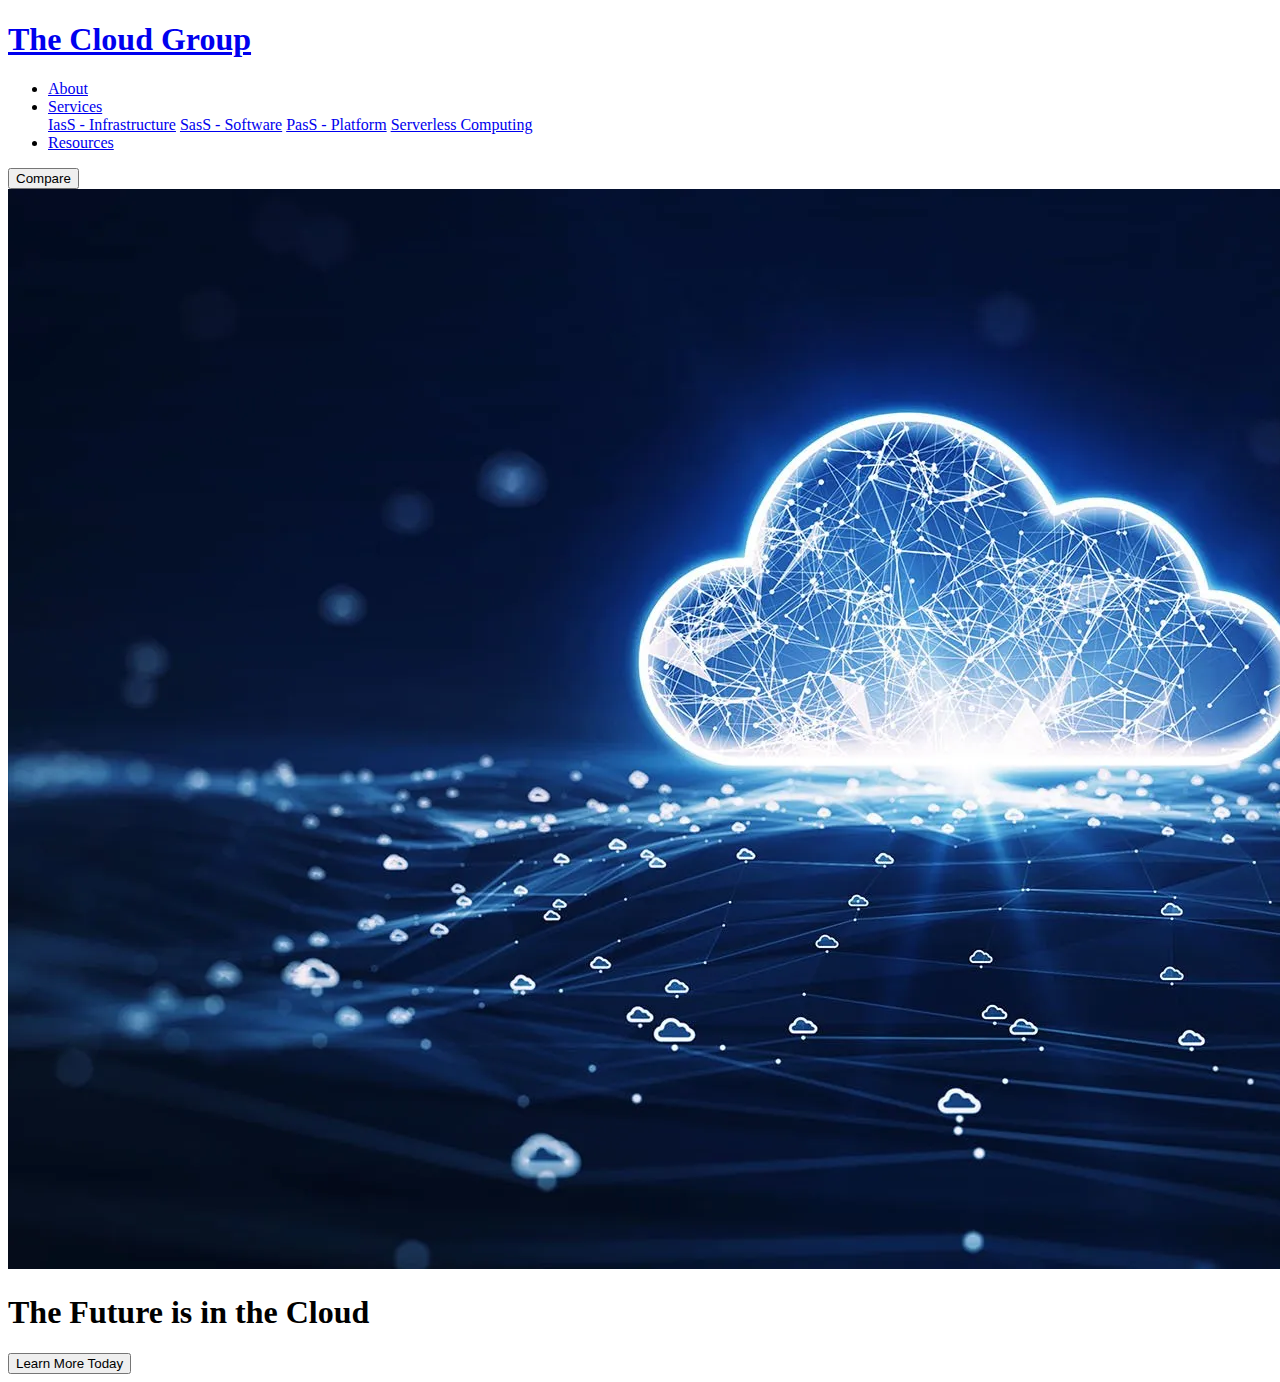
<file: index.html>
<!DOCTYPE html>
<html lang="en">
    <head>
        <meta charset="UTF-8">
        <meta http-equiv="X-UA-Compatible" content="IE=edge">
        <meta name="viewport" content="width=device-width, initial-scale=1.0">
        <title>The Cloud Group - Home</title>
        <link rel="stylesheet" href="https://github.com/ctlaverick/CloudComputingWeb/css/style.css">
    </head>
    <body class="home">
        <header>
            <a href="/index.html"><h1>The Cloud Group</h1></a>
            <nav>
                <ul class="nav_links">
                    <li><a href="/about.html">About</a></li>
                    <li><a href="/services.html">Services</a>
                        <div>
                            <a href="/IaaS.html">IasS - Infrastructure</a>
                            <a href="#">SasS - Software</a>
                            <a href="#">PasS - Platform</a>
                            <a href="#">Serverless Computing</a>
                        <div>
                    </li>
                    <li><a href="#">Resources</a></li>
                </ul>
            </nav>
            <a href="#" class="cta"><button>Compare</button></a>
        </header>
        <main>
            <div class="Home-Grid">
                <img src="/images/CloudComputing.webp" alt="Cloud Computing Image">
                <h1>The Future is in the Cloud</h1>
                <a href="/about.html"><button class="Learn">Learn More Today</button></a>
            </div>
        </main>
    </body>
</html>
</file>
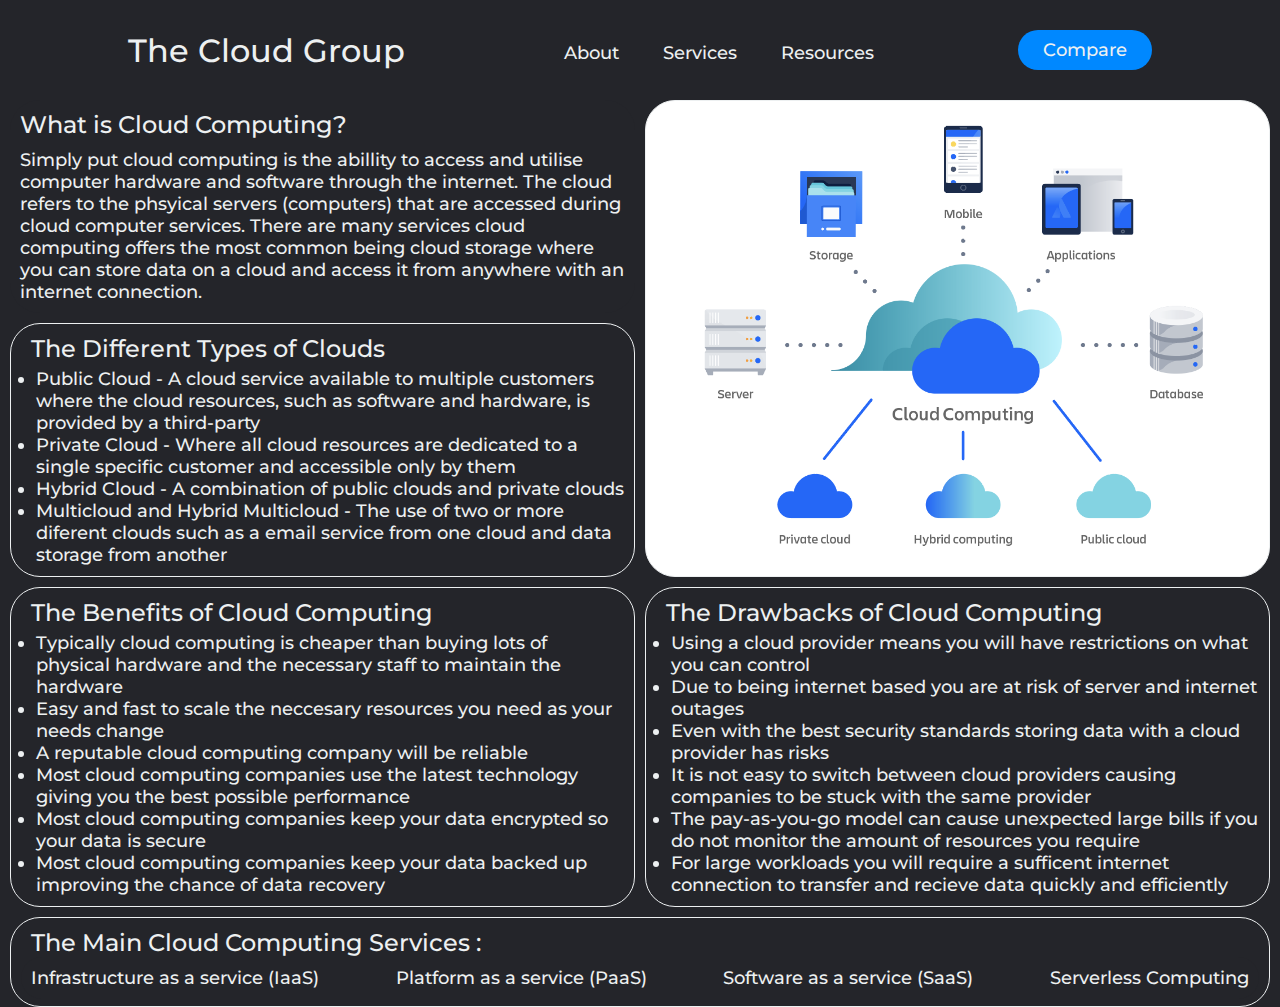
<file: about.html>
<!DOCTYPE html>
<html lang="en">
    <head>
        <meta charset="UTF-8">
        <meta http-equiv="X-UA-Compatible" content="IE=edge">
        <meta name="viewport" content="width=device-width, initial-scale=1.0">
        <title>The Cloud Group - Services</title>
        <link rel="stylesheet" href="/css/style.css">
        <link rel="stylesheet" href="/css/about.css">
    </head>
    <body class="home">
        <header>
            <a href="/home.html"><h1>The Cloud Group</h1></a>
            <nav>
                <ul class="nav_links">
                    <li><a href="/about.html">About</a></li>
                    <li><a href="/services.html">Services</a>
                        <div>
                            <a href="/IaaS.html">IasS - Infrastructure</a>
                            <a href="/SaaS.html">SasS - Software</a>
                            <a href="/PaaS.html">PasS - Platform</a>
                            <a href="/serverless-computing.html">Serverless Computing</a>
                        <div>
                    </li>
                    <li><a href="/resources.html">Resources</a></li>
                </ul>
            </nav>
            <a href="/compare.html" class="cta"><button>Compare</button></a>
        </header>
        <main>
            <div class="what">
                <h1>What is Cloud Computing?</h1>
                <p>Simply put cloud computing is the abillity to access and utilise computer hardware and software through the internet. The cloud refers to the phsyical servers (computers) that are accessed during cloud computer services. There are many services cloud computing offers the most common being cloud storage where you can store data on a cloud and access it from anywhere with an internet connection.</p>
            </div>
            <div class="image">
                <img src="/images/Architecture.png" alt="Cloud Computing Architecture">
            </div>
            <div class="clouds">
                <h1>The Different Types of Clouds</h1>
                <ul>
                    <li>Public Cloud - A cloud service available to multiple customers where the cloud resources, such as software and hardware, is provided by a third-party</li>
                    <li>Private Cloud - Where all cloud resources are dedicated to a single specific customer and accessible only by them</li>
                    <li>Hybrid Cloud - A combination of public clouds and private clouds</li>
                    <li>Multicloud and Hybrid Multicloud - The use of two or more diferent clouds such as a email service from one cloud and data storage from another </li>
                </ul>
            </div>
            <div class="pros">
                <h1>The Benefits of Cloud Computing</h1>
                <ul>
                    <li>Typically cloud computing is cheaper than buying lots of physical hardware and the necessary staff to maintain the hardware</li>
                    <li>Easy and fast to scale the neccesary resources you need as your needs change</li>
                    <li>A reputable cloud computing company will be reliable</li>
                    <li>Most cloud computing companies use the latest technology giving you the best possible performance</li>
                    <li>Most cloud computing companies keep your data encrypted so your data is secure</li>
                    <li>Most cloud computing companies keep your data backed up improving the chance of data recovery</li>
                </ul>
            </div>
            <div class="cons">
                <h1>The Drawbacks of Cloud Computing</h1>
                <ul>
                    <li>Using a cloud provider means you will have restrictions on what you can control</li>
                    <li>Due to being internet based you are at risk of server and internet outages</li>
                    <li>Even with the best security standards storing data with a cloud provider has risks</li>
                    <li>It is not easy to switch between cloud providers causing companies to be stuck with the same provider</li>
                    <li>The pay-as-you-go model can cause unexpected large bills if you do not monitor the amount of resources you require</li>
                    <li>For large workloads you will require a sufficent internet connection to transfer and recieve data quickly and efficiently</li>
                </ul>
            </div>
            <div class="services">
                <h1>The Main Cloud Computing Services :</h1>
                <div>
                    <a href="/IaaS.html">Infrastructure as a service (IaaS)</a>
                    <a href="/PaaS.html">Platform as a service (PaaS)</a>
                    <a href="/SaaS.html">Software as a service (SaaS)</a>
                    <a href="/serverless-computing.html">Serverless Computing </a>
                </div>
            </div>
        </main>
    </body>
</html>
</file>
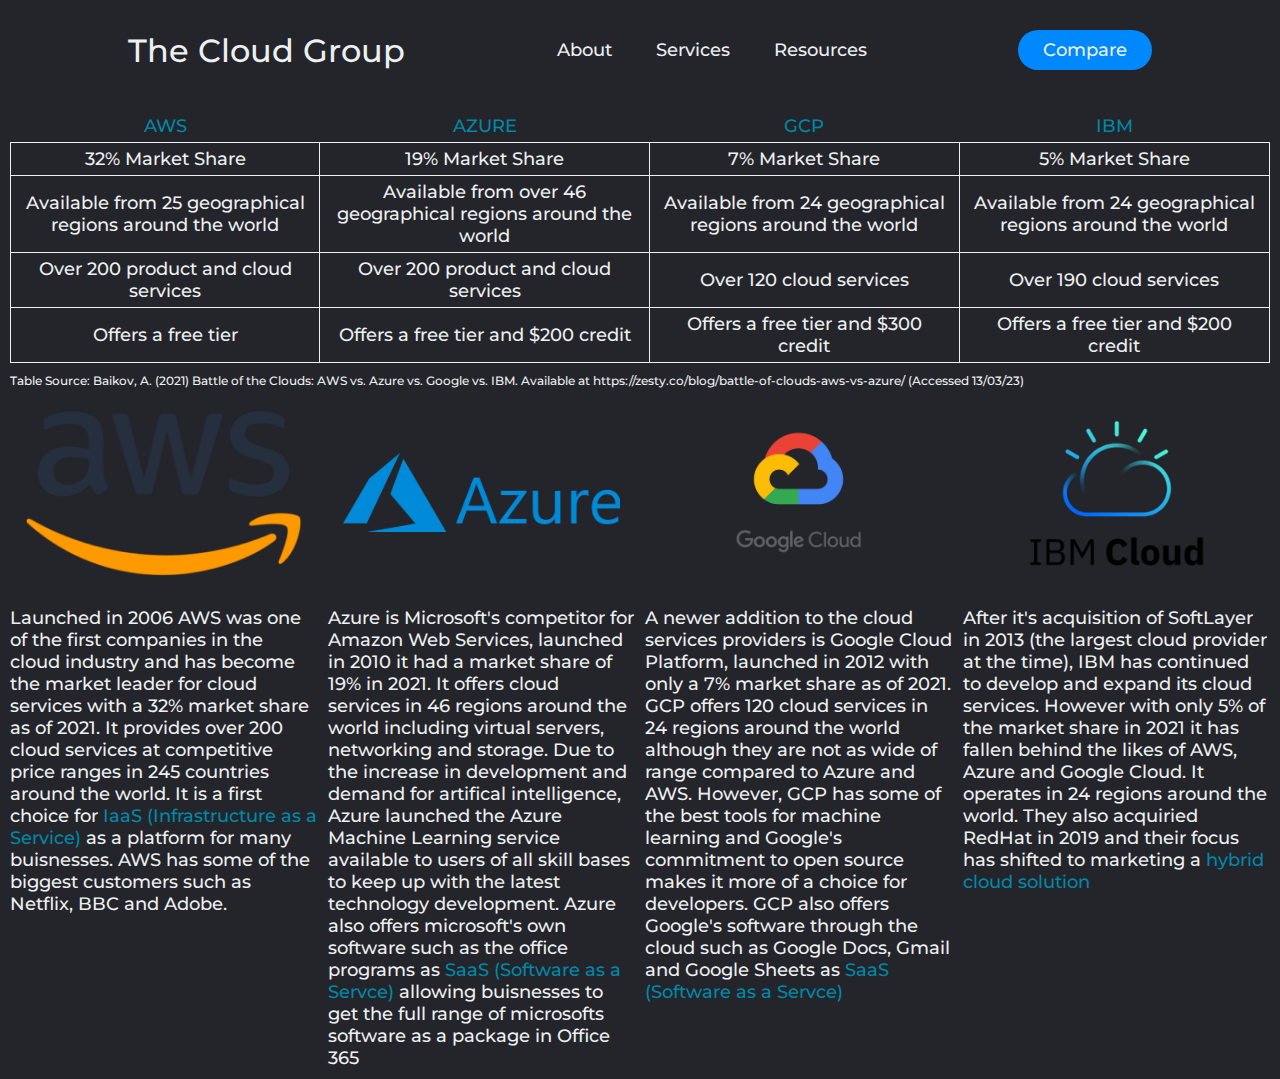
<file: compare.html>
<!DOCTYPE html>
<html lang="en">
    <head>
        <meta charset="UTF-8">
        <meta http-equiv="X-UA-Compatible" content="IE=edge">
        <meta name="viewport" content="width=device-width, initial-scale=1.0">
        <title>The Cloud Group - Compare</title>
        <link rel="stylesheet" href="/css/style.css">
        <link rel="stylesheet" href="/css/compare.css">
    </head>
    <body class="home">
        <header>
            <a href="/home.html"><h1>The Cloud Group</h1></a>
            <nav>
                <ul class="nav_links">
                    <li><a href="/about.html">About</a></li>
                    <li><a href="/services.html">Services</a>
                        <div>
                            <a href="/IaaS.html">IasS - Infrastructure</a>
                            <a href="/SaaS.html">SasS - Software</a>
                            <a href="/PaaS.html">PasS - Platform</a>
                            <a href="/serverless-computing.html">Serverless Computing</a>
                        <div>
                    </li>
                    <li><a href="/resources.html">Resources</a></li>
                </ul>
            </nav>
            <a href="/compare.html" class="cta"><button>Compare</button></a>
        </header>
        <main>
            <div class="table">
                <table>
                    <tr>
                        <th>AWS</th>
                        <th>AZURE</th>
                        <th>GCP</th>
                        <th>IBM</th>
                    </tr>
                    <tr>
                        <td>32% Market Share</td>
                        <td>19% Market Share</td>
                        <td>7% Market Share</td>
                        <td>5% Market Share</td>
                    </tr>
                    <tr>
                        <td>Available from 25 geographical regions around the world</td>
                        <td>Available from over 46 geographical regions around the world</td>
                        <td>Available from 24 geographical regions around the world</td>
                        <td>Available from 24 geographical regions around the world</td>
                    </tr>
                    <tr>
                        <td>Over 200 product and cloud services</td>
                        <td>Over 200 product and cloud services</td>
                        <td>Over 120 cloud services</td>
                        <td>Over 190 cloud services</td>
                    </tr>
                    <tr>
                        <td>Offers a free tier</td>
                        <td>Offers a free tier and $200 credit</td>
                        <td>Offers a free tier and $300 credit</td>
                        <td>Offers a free tier and $200 credit</td>
                    </tr>
                </table>
                <h1 class="source">Table Source: Baikov, A. (2021) Battle of the Clouds: AWS vs. Azure vs. Google vs. IBM. Available at <a href="https://zesty.co/blog/battle-of-clouds-aws-vs-azure/ target=”_blank”">https://zesty.co/blog/battle-of-clouds-aws-vs-azure/</a> (Accessed 13/03/23)</h1>
            </div>
            <div class="aws-logo image">
                <img src="/images/aws-logo.png" alt="Amazon Web Services Logo">
             </div>
             <div class="azure-logo image">
                <img src="/images/azure-logo.png" alt="Microsoft Azure Logo">
             </div>
             <div class="gcp-logo image">
                <img src="/images/gcp-logo.png" alt="Google Cloud Logo">
             </div>
             <div class="ibm-logo image">
                <img src="/images/ibm-logo.webp" alt="IBM Cloud Logo">
             </div>
            <div class="aws container">
                <p>Launched in 2006 AWS was one of the first companies in the cloud industry and has become the market leader for cloud services with a 32% market share as of 2021. It provides over 200 cloud services at competitive price ranges in 245 countries around the world. It is a first choice for <a href="/IaaS.html">IaaS (Infrastructure as a Service)</a> as a platform for many buisnesses. AWS has some of the biggest customers such as Netflix, BBC and Adobe.</p>
            </div>
            <div class="azure container">
                <p>Azure is Microsoft's competitor for Amazon Web Services, launched in 2010 it had a market share of 19% in 2021. It offers cloud services in 46 regions around the world including virtual servers, networking and storage. Due to the increase in development and demand for artifical intelligence, Azure launched the Azure Machine Learning service available to users of all skill bases to keep up with the latest technology development. Azure also offers microsoft's own software such as the office programs as <a href="SaaS.html">SaaS (Software as a Servce)</a> allowing buisnesses to get the full range of microsofts software as a package in Office 365</p>
            </div>
            <div class="gcp container">
                <p>A newer addition to the cloud services providers is Google Cloud Platform, launched in 2012 with only a 7% market share as of 2021. GCP offers 120 cloud services in 24 regions around the world although they are not as wide of range compared to Azure and AWS. However, GCP has some of the best tools for machine learning and Google's commitment to open source makes it more of a choice for developers. GCP also offers Google's software through the cloud such as Google Docs, Gmail and Google Sheets as <a href="SaaS.html">SaaS (Software as a Servce)</a> </p>
            </div>
            <div class="ibm container">
                <p>After it's acquisition of SoftLayer in 2013 (the largest cloud provider at the time), IBM has continued to develop and expand its cloud services. However with only 5% of the market share in 2021 it has fallen behind the likes of AWS, Azure and Google Cloud. It operates in 24 regions around the world. They also acquiried RedHat in 2019 and their focus has shifted to marketing a <a href="about.html#:~:text=The%20Different%20Types,storage%20from%20another">hybrid cloud solution</a></p>
            </div>
        </main>
    </body>
</html>
</file>
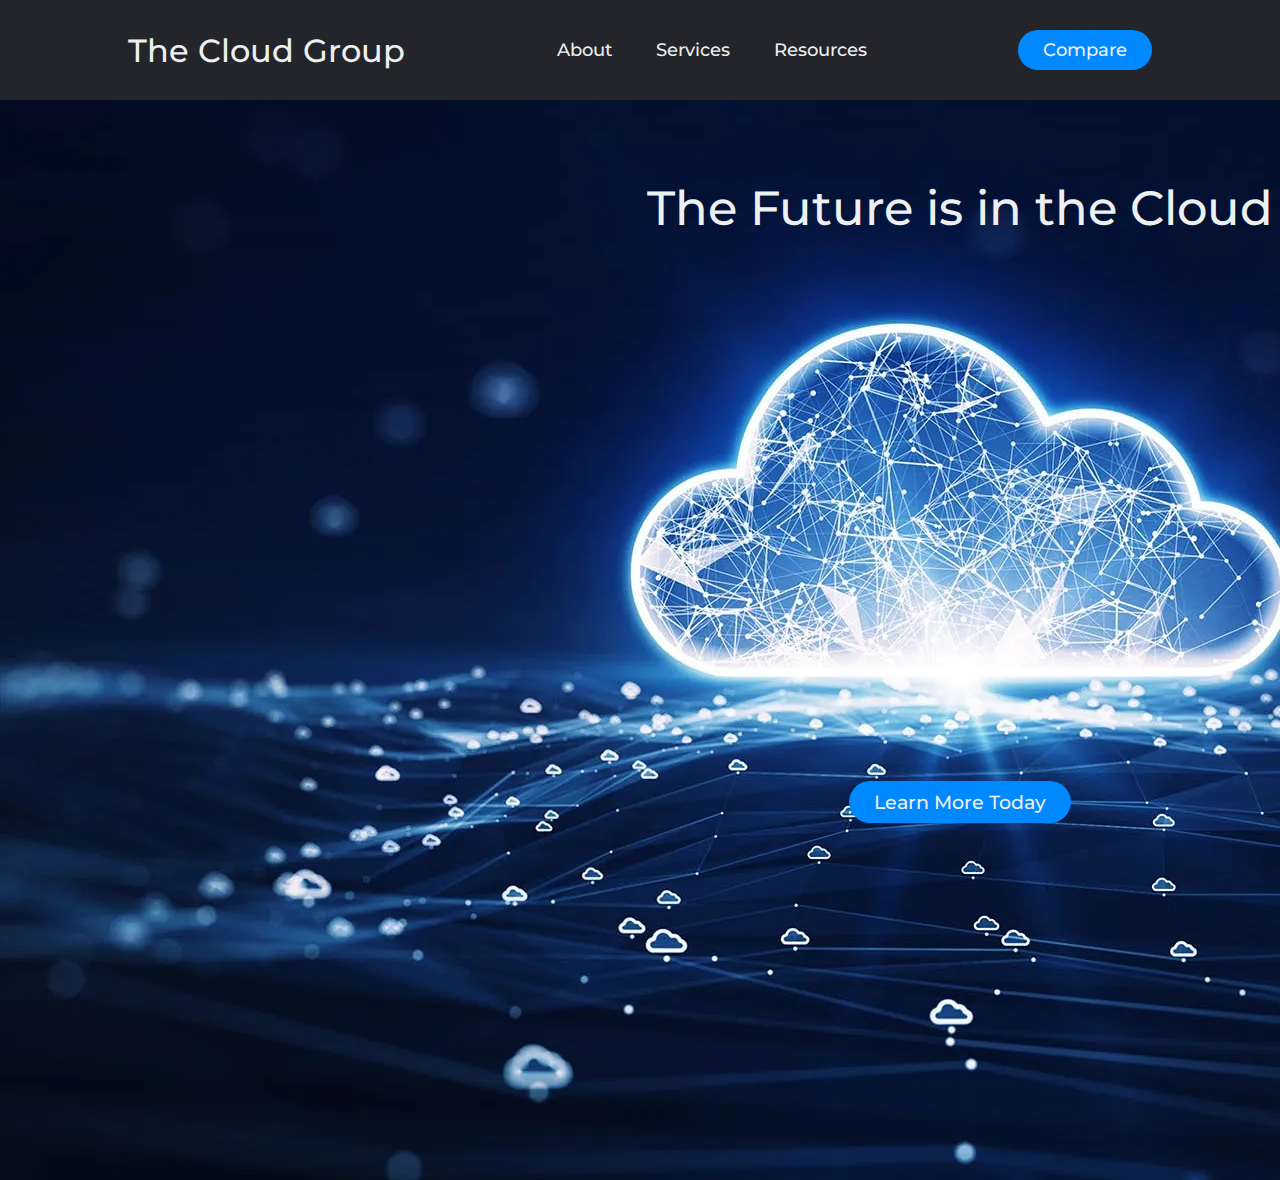
<file: home.html>
<!DOCTYPE html>
<html lang="en">
    <head>
        <meta charset="UTF-8">
        <meta http-equiv="X-UA-Compatible" content="IE=edge">
        <meta name="viewport" content="width=device-width, initial-scale=1.0">
        <title>The Cloud Group - Home</title>
        <link rel="stylesheet" href="/css/style.css">
    </head>
    <body class="home">
        <header>
            <a href="/home.html"><h1>The Cloud Group</h1></a>
            <nav>
                <ul class="nav_links">
                    <li><a href="/about.html">About</a></li>
                    <li><a href="/services.html">Services</a>
                        <div>
                            <a href="/IaaS.html">IasS - Infrastructure</a>
                            <a href="/SaaS.html">SasS - Software</a>
                            <a href="/PaaS.html">PasS - Platform</a>
                            <a href="/serverless-computing.html">Serverless Computing</a>
                        <div>
                    </li>
                    <li><a href="/resources.html">Resources</a></li>
                </ul>
            </nav>
            <a href="/compare.html" class="cta"><button>Compare</button></a>
        </header>
        <main>
            <div class="Home-Grid">
                <img src="/images/CloudComputing.webp" alt="Cloud Computing Image">
                <h1>The Future is in the Cloud</h1>
                <a href="/about.html"><button class="Learn">Learn More Today</button></a>
            </div>
        </main>
    </body>
</html>
</file>
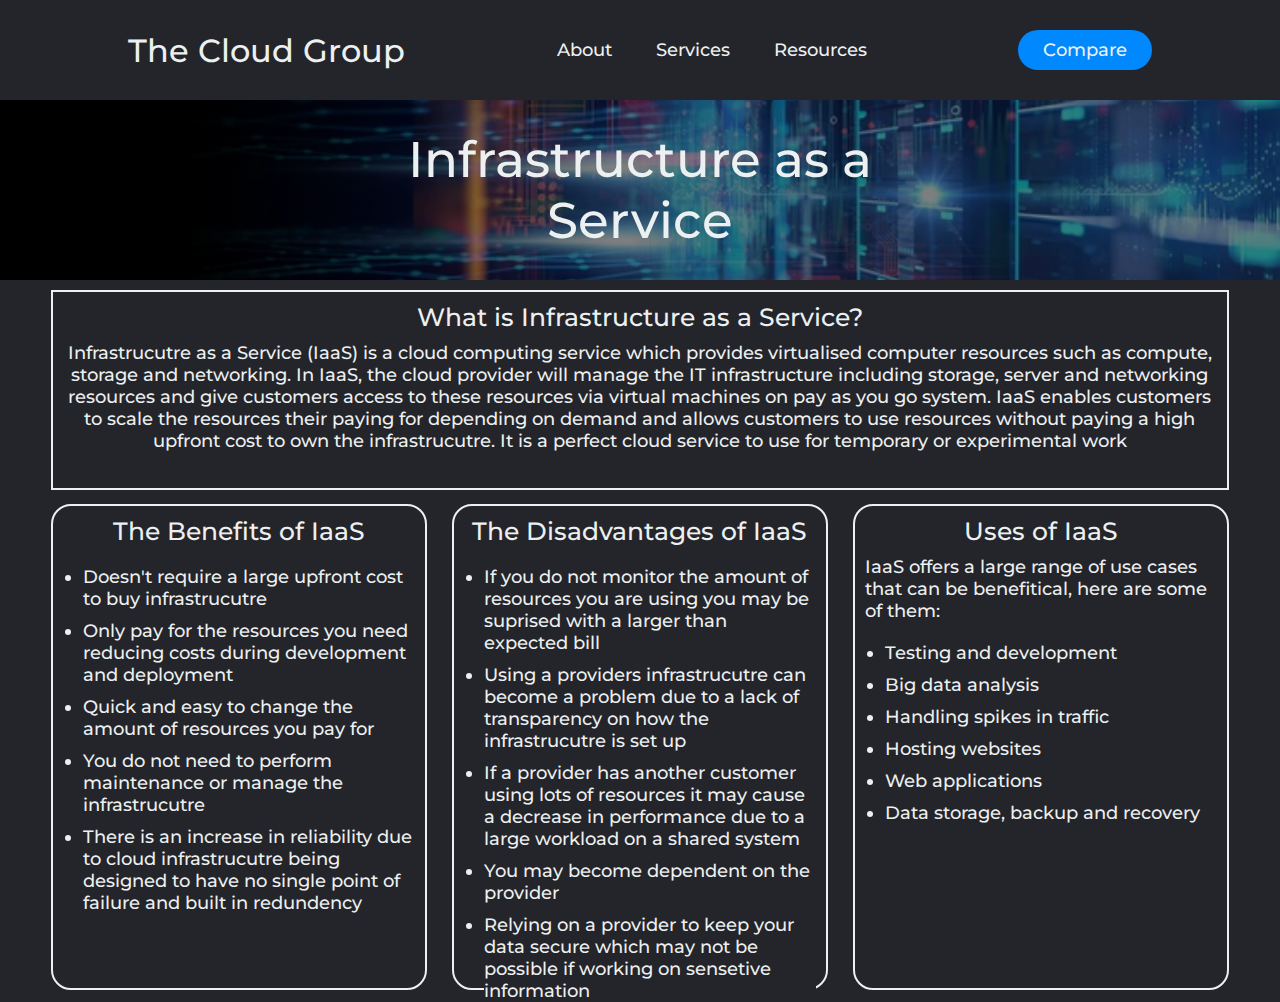
<file: IaaS.html>
<!DOCTYPE html>
<html lang="en">
    <head>
        <meta charset="UTF-8">
        <meta http-equiv="X-UA-Compatible" content="IE=edge">
        <meta name="viewport" content="width=device-width, initial-scale=1.0">
        <title>The Cloud Group - IaaS</title>
        <link rel="stylesheet" href="/css/style.css">
        <link rel="stylesheet" href="/css/Service-Style.css">
    </head>
    <body class="home">
        <header>
            <a href="/home.html"><h1>The Cloud Group</h1></a>
            <nav>
                <ul class="nav_links">
                    <li><a href="/about.html">About</a></li>
                    <li><a href="/services.html">Services</a>
                        <div>
                            <a href="/IaaS.html">IasS - Infrastructure</a>
                            <a href="/SaaS.html">SasS - Software</a>
                            <a href="/PaaS.html">PasS - Platform</a>
                            <a href="/serverless-computing.html">Serverless Computing</a>
                        <div>
                    </li>
                    <li><a href="/resources.html">Resources</a></li>
                </ul>
            </nav>
            <a href="/compare.html" class="cta"><button>Compare</button></a>
        </header>
        <div class="iaas-image">
            <div class="image-text">
                <h1>Infrastructure as a Service</h1>
            </div>
        </div>
        <main>
            <div class="what">
                <h1>What is Infrastructure as a Service?</h1>
                <p>Infrastrucutre as a Service (IaaS) is a cloud computing service which provides virtualised computer resources such as compute, storage and networking. In IaaS, the cloud provider will manage the IT infrastructure including storage, server and networking resources and give customers access to these resources via virtual machines on pay as you go system. IaaS enables customers to scale the resources their paying for depending on demand and allows customers to use resources without paying a high upfront cost to own the infrastrucutre. It is a perfect cloud service to use for temporary or experimental work</p>
            </div>
            <div class="pros">
                <h1>The Benefits of IaaS</h1>
                <ul>
                    <li>Doesn't require a large upfront cost to buy infrastrucutre</li>
                    <li>Only pay for the resources you need reducing costs during development and deployment</li>
                    <li>Quick and easy to change the amount of resources you pay for</li>
                    <li>You do not need to perform maintenance or manage the infrastrucutre</li>
                    <li>There is an increase in reliability due to cloud infrastrucutre being designed to have no single point of failure and built in redundency</li>
                </ul>
            </div>
            <div class="cons">
                <h1>The Disadvantages of IaaS</h1>
                <ul>
                    <li>If you do not monitor the amount of resources you are using you may be suprised with a larger than expected bill</li>
                    <li>Using a providers infrastrucutre can become a problem due to a lack of transparency on how the infrastrucutre is set up</li>
                    <li>If a provider has another customer using lots of resources it may cause a decrease in performance due to a large workload on a shared system</li>
                    <li>You may become dependent on the provider</li>
                    <li>Relying on a provider to keep your data secure which may not be possible if working on sensetive information</li>
                </ul>
            </div>
            <div class="uses">
                <h1>Uses of IaaS</h1>
                <p>IaaS offers a large range of use cases that can be benefitical, here are some of them:</p>
                <ul>
                    <li>Testing and development</li>
                    <li>Big data analysis</li>
                    <li>Handling spikes in traffic</li>
                    <li>Hosting websites</li>
                    <li>Web applications</li>
                    <li>Data storage, backup and recovery</li>
                </ul>
            </div>
        </main>
    </body>
</html>
</file>
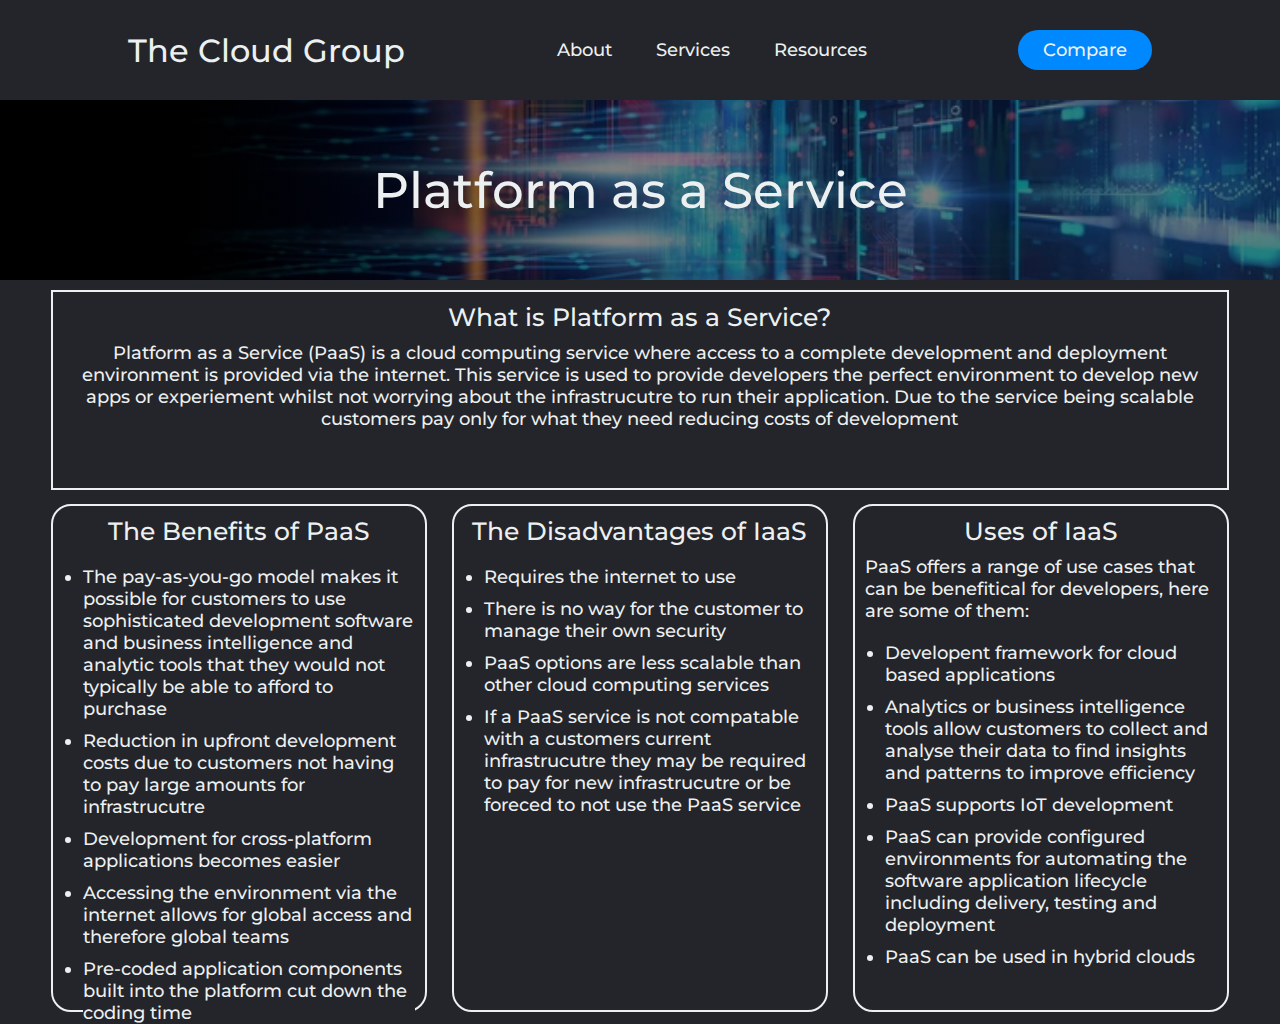
<file: PaaS.html>
<!DOCTYPE html>
<html lang="en">
    <head>
        <meta charset="UTF-8">
        <meta http-equiv="X-UA-Compatible" content="IE=edge">
        <meta name="viewport" content="width=device-width, initial-scale=1.0">
        <title>The Cloud Group - PaaS</title>
        <link rel="stylesheet" href="/css/style.css">
        <link rel="stylesheet" href="/css/Service-Style.css">
    </head>
    <body class="home">
        <header>
            <a href="/home.html"><h1>The Cloud Group</h1></a>
            <nav>
                <ul class="nav_links">
                    <li><a href="/about.html">About</a></li>
                    <li><a href="/services.html">Services</a>
                        <div>
                            <a href="/IaaS.html">IasS - Infrastructure</a>
                            <a href="/SaaS.html">SasS - Software</a>
                            <a href="/PaaS.html">PasS - Platform</a>
                            <a href="/serverless-computing.html">Serverless Computing</a>
                        <div>
                    </li>
                    <li><a href="/resources.html">Resources</a></li>
                </ul>
            </nav>
            <a href="/compare.html" class="cta"><button>Compare</button></a>
        </header>
        <div class="iaas-image">
            <div class="image-text">
                <h1>Platform as a Service</h1>
            </div>
        </div>
        <main>
            <div class="what">
                <h1>What is Platform as a Service?</h1>
                <p>Platform as a Service (PaaS) is a cloud computing service where access to a complete development and deployment environment is provided via the internet. This service is used to provide developers the perfect environment to develop new apps or experiement whilst not worrying about the infrastrucutre to run their application. Due to the service being scalable customers pay only for what they need reducing costs of development</p>
            </div>
            <div class="pros">
                <h1>The Benefits of PaaS</h1>
                <ul>
                    <li>The pay-as-you-go model makes it possible for customers to use sophisticated development software and business intelligence and analytic tools that they would not typically be able to afford to purchase</li>
                    <li>Reduction in upfront development costs due to customers not having to pay large amounts for infrastrucutre</li>
                    <li>Development for cross-platform applications becomes easier</li>
                    <li>Accessing the environment via the internet allows for global access and therefore global teams</li>
                    <li>Pre-coded application components built into the platform cut down the coding time</li>
                </ul>
            </div>
            <div class="cons">
                <h1>The Disadvantages of IaaS</h1>
                <ul>
                    <li>Requires the internet to use</li>
                    <li>There is no way for the customer to manage their own security</li>
                    <li>PaaS options are less scalable than other cloud computing services</li>
                    <li>If a PaaS service is not compatable with a customers current infrastrucutre they may be required to pay for new infrastrucutre or be foreced to not use the PaaS service </li>
                </ul>
            </div>
            <div class="uses">
                <h1>Uses of IaaS</h1>
                <p>PaaS offers a range of use cases that can be benefitical for developers, here are some of them:</p>
                <ul>
                    <li>Developent framework for cloud based applications</li>
                    <li>Analytics or business intelligence tools allow customers to collect and analyse their data to find insights and patterns to improve efficiency</li>
                    <li>PaaS supports IoT development</li>
                    <li>PaaS can provide configured environments for automating the software application lifecycle including delivery, testing and deployment</li>
                    <li>PaaS can be used in hybrid clouds</li>
                </ul>
            </div>
        </main>
    </body>
</html>
</file>
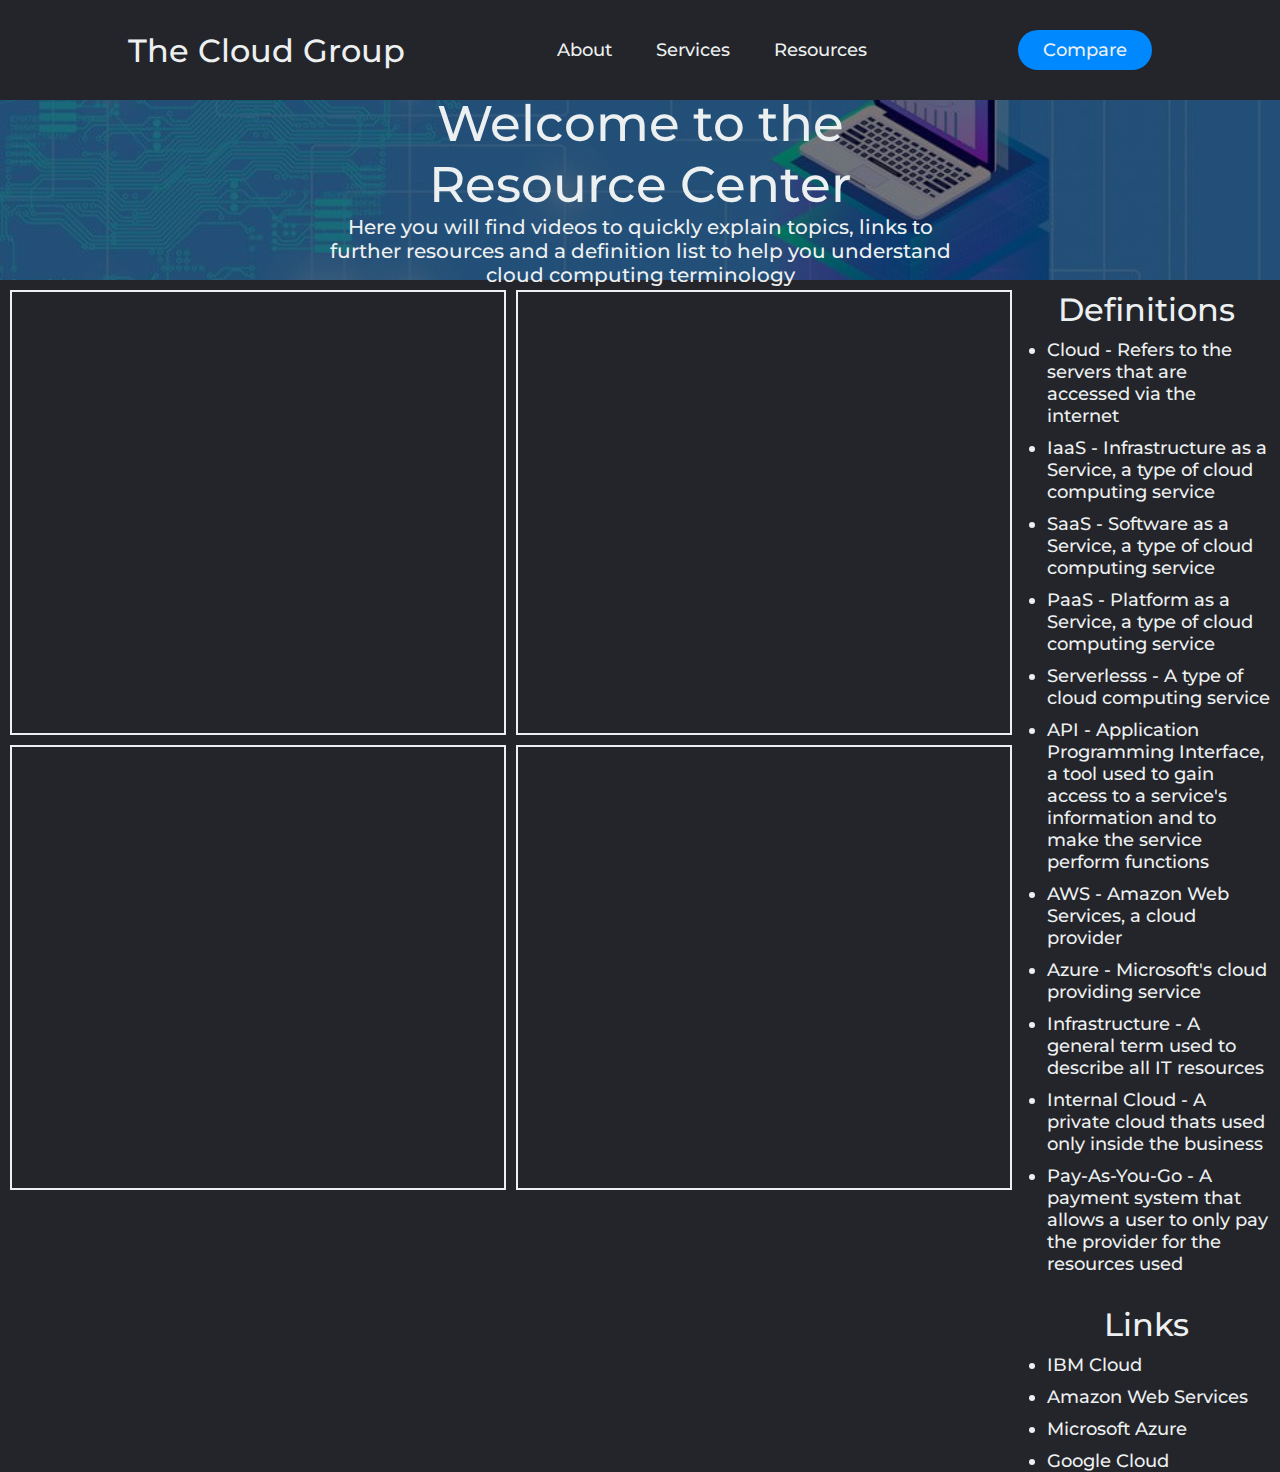
<file: resources.html>
<!DOCTYPE html>
<html lang="en">
    <head>
        <meta charset="UTF-8">
        <meta http-equiv="X-UA-Compatible" content="IE=edge">
        <meta name="viewport" content="width=device-width, initial-scale=1.0">
        <title>The Cloud Group - Resources</title>
        <link rel="stylesheet" href="/css/style.css">
        <link rel="stylesheet" href="/css/resources.css">
    </head>
    <body class="Resource-Page">
        <header>
            <a href="/home.html"><h1>The Cloud Group</h1></a>
            <nav>
                <ul class="nav_links">
                    <li><a href="/about.html">About</a></li>
                    <li><a href="/services.html">Services</a>
                        <div>
                            <a href="/IaaS.html">IasS - Infrastructure</a>
                            <a href="/SaaS.html">SasS - Software</a>
                            <a href="/PaaS.html">PasS - Platform</a>
                            <a href="/serverless-computing.html">Serverless Computing</a>
                        <div>
                    </li>
                    <li><a href="/resources.html">Resources</a></li>
                </ul>
            </nav>
            <a href="/compare.html" class="cta"><button>Compare</button></a>
        </header>
        <div class="resource-image">
            <div class="image-text">
                <h1>Welcome to the Resource Center</h1>
                <h2>Here you will find videos  to quickly explain topics, links to further resources and a definition list to help you understand cloud computing terminology</h2>
            </div>
        </div>
        <main>
            
            <div class="Cloud Explained">
                <!-- <h1>Cloud Computing Explained in 6 Minutes by Simplilearn</h1> -->
                <iframe src="https://www.youtube.com/embed/M988_fsOSWo" frameborder="0" alt="Cloud Computing Explained in 6 Minutes by Simplilearn"></iframe>
            </div>
            <div class="Services Explained">
                <!-- <h1>IaaS, PaaS and SaaS Explained by Simplilearn</h1> -->
                <iframe src="https://www.youtube.com/embed/boY2i6qhPr8" frameborder="0" alt="IaaS, PaaS and SaaS Explained by Simplilearn"></iframe>
            </div>
            <div class="Serverless-video Explained">
                <!-- <h1>Serverless Explained by IBM Cloud</h1> -->
                <iframe src="https://www.youtube.com/embed/vxJobGtqKVM" frameborder="0" alt="Serverless Explained by IBM Cloud"></iframe>
            </div>
            <div class="TQ Explained">
                <iframe src="https://www.youtube.com/embed/dsKIpLKo8AE" frameborder="0" alt="Serverless Explained by IBM Cloud"></iframe>
            </div>
            <div class="Definitions">
                <h1>Definitions</h1>
                <ul>
                    <li>Cloud - Refers to the servers that are accessed via the internet </li>
                    <li>IaaS - Infrastructure as a Service, a type of cloud computing service</li>
                    <li>SaaS - Software as a Service, a type of cloud computing service</li>
                    <li>PaaS - Platform as a Service, a type of cloud computing service</li>
                    <li>Serverlesss - A type of cloud computing service</li>
                    <li>API - Application Programming Interface, a tool used to gain access to a service's information and to make the service perform functions</li>
                    <li>AWS - Amazon Web Services, a cloud provider </li>
                    <li>Azure - Microsoft's cloud providing service </li>
                    <li>Infrastructure - A general term used to describe all IT resources</li>
                    <li>Internal Cloud - A private cloud thats used only inside the business</li>
                    <li>Pay-As-You-Go - A payment system that allows a user to only pay the provider for the resources used</li>
                </ul>
                    <h1 class="Links">Links</h1>
                <ul>
                    <li><a href="https://www.ibm.com/cloud" target=”_blank” >IBM Cloud</a></li>
                    <li><a href="https://aws.amazon.com/" target=”_blank” >Amazon Web Services</a></li>
                    <li><a href="https://azure.microsoft.com/en-gb" target=”_blank” >Microsoft Azure</a></li>
                    <li><a href="https://cloud.google.com/" target=”_blank” >Google Cloud</a></li>
                </ul>
            </div>
        </main>
    </body>
</html>
</file>
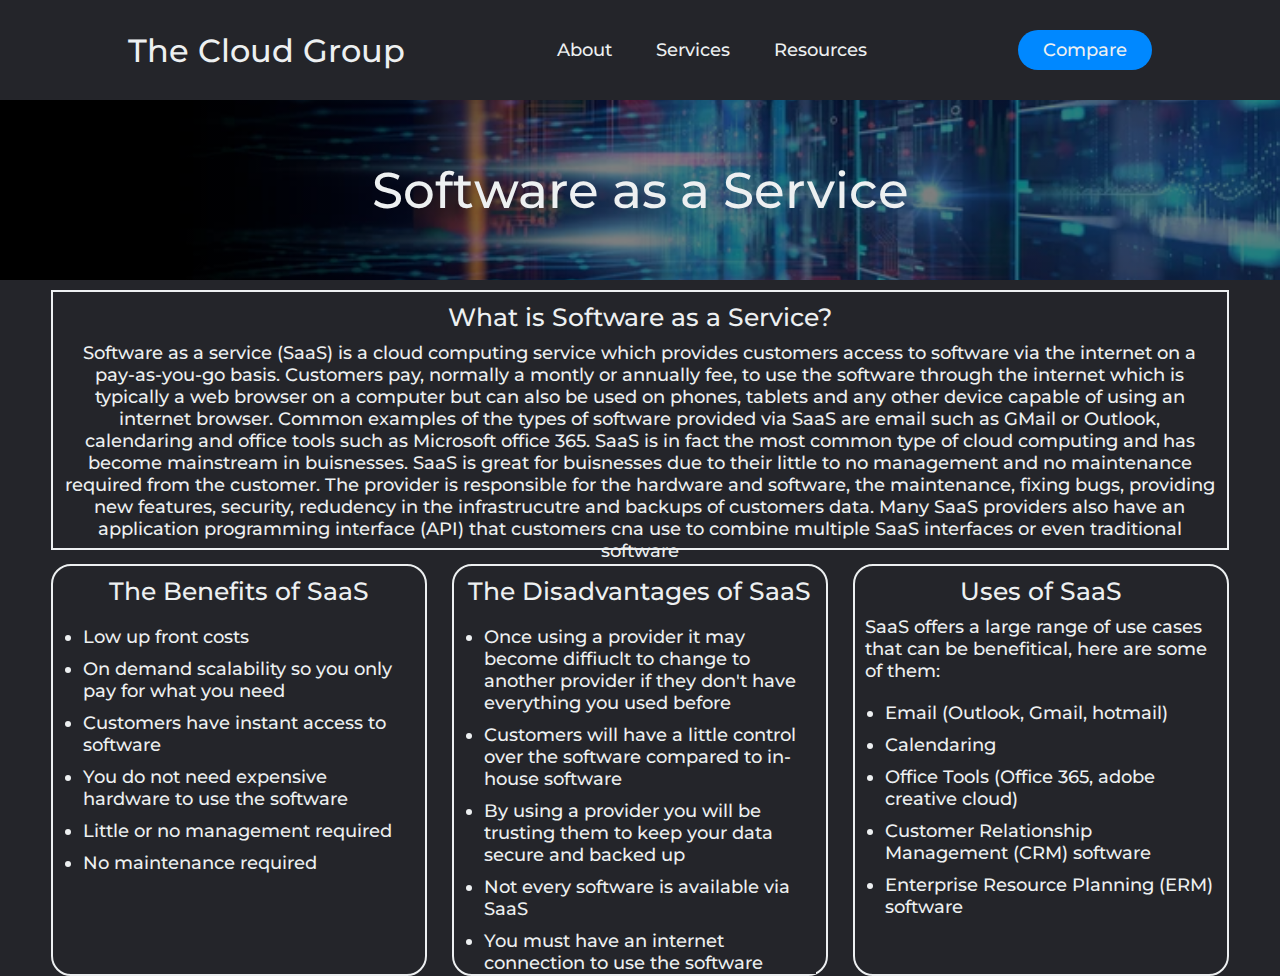
<file: SaaS.html>
<!DOCTYPE html>
<html lang="en">
    <head>
        <meta charset="UTF-8">
        <meta http-equiv="X-UA-Compatible" content="IE=edge">
        <meta name="viewport" content="width=device-width, initial-scale=1.0">
        <title>The Cloud Group - PaaS</title>
        <link rel="stylesheet" href="/css/style.css">
        <link rel="stylesheet" href="/css/Service-Style.css">
    </head>
    <body class="home">
        <header>
            <a href="/home.html"><h1>The Cloud Group</h1></a>
            <nav>
                <ul class="nav_links">
                    <li><a href="/about.html">About</a></li>
                    <li><a href="/services.html">Services</a>
                        <div>
                            <a href="/IaaS.html">IasS - Infrastructure</a>
                            <a href="/SaaS.html">SasS - Software</a>
                            <a href="/PaaS.html">PasS - Platform</a>
                            <a href="/serverless-computing.html">Serverless Computing</a>
                        <div>
                    </li>
                    <li><a href="/resources.html">Resources</a></li>
                </ul>
            </nav>
            <a href="/compare.html" class="cta"><button>Compare</button></a>
        </header>
        <div class="iaas-image">
            <div class="image-text">
                <h1>Software as a Service</h1>
            </div>
        </div>
        <main>
            <div class="what">
                <h1>What is Software as a Service?</h1>
                <p>Software as a service (SaaS) is a cloud computing service which provides customers access to software via the internet on a pay-as-you-go basis. Customers pay, normally a montly or annually fee, to use the software through the internet which is typically a web browser on a computer but can also be used on phones, tablets and any other device capable of using an internet browser. Common examples of the types of software provided via SaaS are email such as GMail or Outlook, calendaring and office tools such as Microsoft office 365. SaaS is in fact the most common type of cloud computing and has become mainstream in buisnesses. SaaS is great for buisnesses due to their little to no management and no maintenance required from the customer. The provider is responsible for the hardware and software, the maintenance, fixing bugs, providing new features, security, redudency in the infrastrucutre and backups of customers data. Many SaaS providers also have an application programming interface (API) that customers cna use to combine multiple SaaS interfaces or even traditional software</p>
            </div>
            <div class="pros">
                <h1>The Benefits of SaaS</h1>
                <ul>
                    <li>Low up front costs</li>
                    <li>On demand scalability so you only pay for what you need</li>
                    <li>Customers have instant access to software</li>
                    <li>You do not need expensive hardware to use the software</li>
                    <li>Little or no management required</li>
                    <li>No maintenance required</li>
                </ul>
            </div>
            <div class="cons">
                <h1>The Disadvantages of SaaS</h1>
                <ul>
                    <li>Once using a provider it may become diffiuclt to change to another provider if they don't have everything you used before</li>
                    <li>Customers will have a little control over the software compared to in-house software</li>
                    <li>By using a provider you will be trusting them to keep your data secure and backed up</li>
                    <li>Not every software is available via SaaS</li>
                    <li>You must have an internet connection to use the software</li>
                </ul>
            </div>
            <div class="uses">
                <h1>Uses of SaaS</h1>
                <p>SaaS offers a large range of use cases that can be benefitical, here are some of them:</p>
                <ul>
                    <li>Email (Outlook, Gmail, hotmail)</li>
                    <li>Calendaring</li>
                    <li>Office Tools (Office 365, adobe creative cloud)</li>
                    <li>Customer Relationship Management (CRM) software</li>
                    <li>Enterprise Resource Planning (ERM) software</li>
                </ul>
            </div>
        </main>
    </body>
</html>
</file>
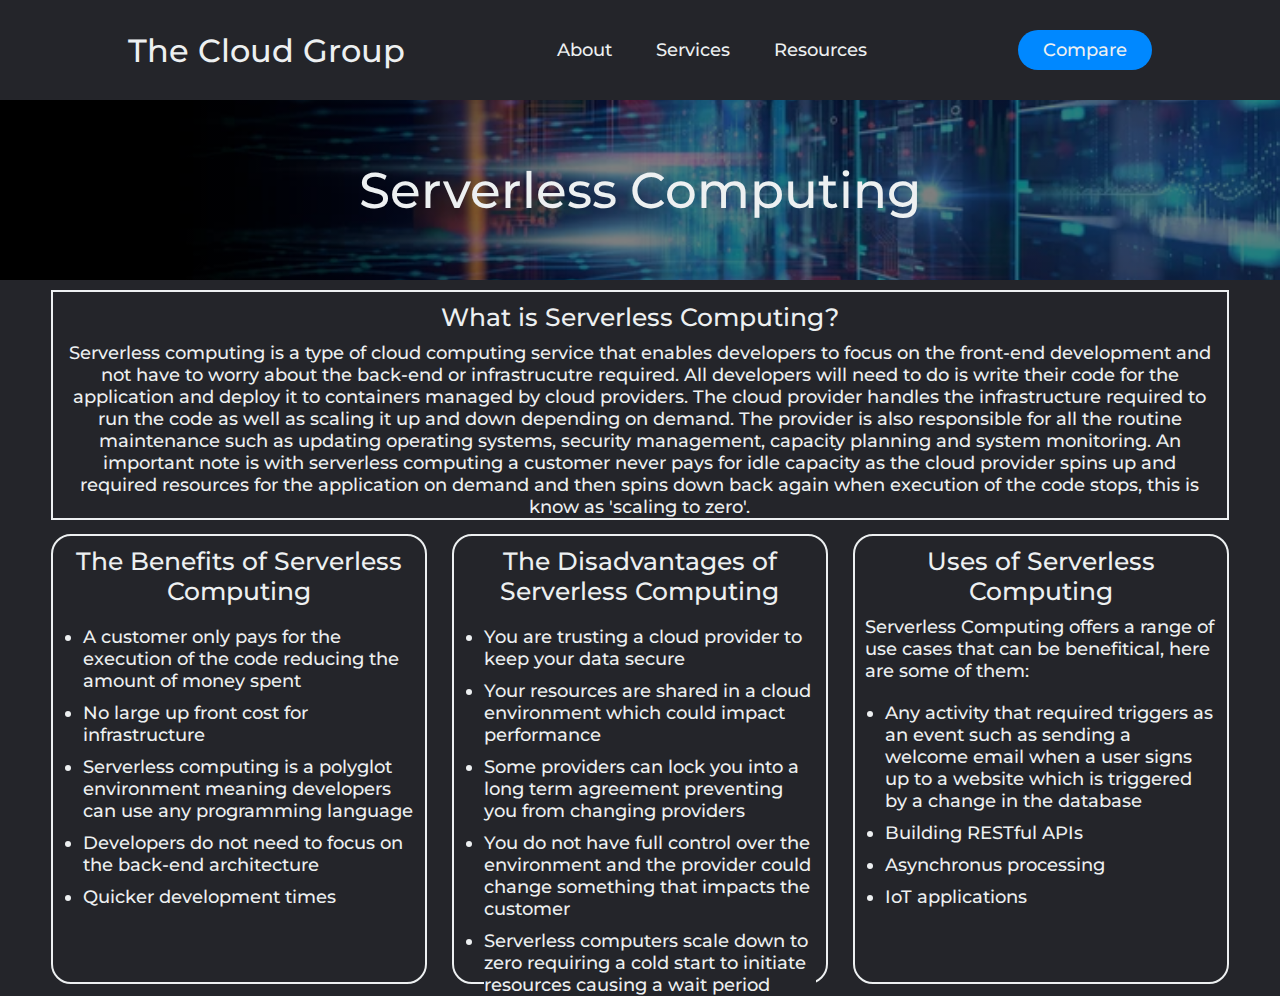
<file: serverless-computing.html>
<!DOCTYPE html>
<html lang="en">
    <head>
        <meta charset="UTF-8">
        <meta http-equiv="X-UA-Compatible" content="IE=edge">
        <meta name="viewport" content="width=device-width, initial-scale=1.0">
        <title>The Cloud Group - Serverless Computing</title>
        <link rel="stylesheet" href="/css/style.css">
        <link rel="stylesheet" href="/css/Service-Style.css">
    </head>
    <body class="home">
        <header>
            <a href="/home.html"><h1>The Cloud Group</h1></a>
            <nav>
                <ul class="nav_links">
                    <li><a href="/about.html">About</a></li>
                    <li><a href="/services.html">Services</a>
                        <div>
                            <a href="/IaaS.html">IasS - Infrastructure</a>
                            <a href="/SaaS.html">SasS - Software</a>
                            <a href="/PaaS.html">PasS - Platform</a>
                            <a href="/serverless-computing.html">Serverless Computing</a>
                        <div>
                    </li>
                    <li><a href="/resources.html">Resources</a></li>
                </ul>
            </nav>
            <a href="/compare.html" class="cta"><button>Compare</button></a>
        </header>
        <div class="iaas-image">
            <div class="image-text">
                <h1>Serverless Computing</h1>
            </div>
        </div>
        <main>
            <div class="what">
                <h1>What is Serverless Computing?</h1>
                <p>Serverless computing is a type of cloud computing service that enables developers to focus on the front-end development and not have to worry about the back-end or infrastrucutre required. All developers will need to do is write their code for the application and deploy it to containers managed by cloud providers. The cloud provider handles the infrastructure required to run the code as well as scaling it up and down depending on demand. The provider is also responsible for all the routine maintenance such as updating operating systems, security management, capacity planning and system monitoring. An important note is with serverless computing a customer never pays for idle capacity as the cloud provider spins up and required resources for the application on demand and then spins down back again when execution of the code stops, this is know as 'scaling to zero'.</p>
            </div>
            <div class="pros">
                <h1>The Benefits of Serverless Computing</h1>
                <ul>
                    <li>A customer only pays for the execution of the code reducing the amount of money spent</li>
                    <li>No large up front cost for infrastructure</li>
                    <li>Serverless computing is a polyglot environment meaning developers can use any programming language</li>
                    <li>Developers do not need to focus on the back-end architecture</li>
                    <li>Quicker development times</li>
                </ul>
            </div>
            <div class="cons">
                <h1>The Disadvantages of Serverless Computing</h1>
                <ul>
                    <li>You are trusting a cloud provider to keep your data secure</li>
                    <li>Your resources are shared in a cloud environment which could impact performance</li>
                    <li>Some providers can lock you into a long term agreement preventing you from changing providers</li>
                    <li>You do not have full control over the environment and the provider could change something that impacts the customer</li>
                    <li>Serverless computers scale down to zero requiring a cold start to initiate resources causing a wait period</li>
                </ul>
            </div>
            <div class="uses">
                <h1>Uses of Serverless Computing</h1>
                <p>Serverless Computing offers a range of use cases that can be benefitical, here are some of them:</p>
                <ul>
                    <li>Any activity that required triggers as an event such as sending a welcome email when a user signs up to a website which is triggered by a change in the database</li>
                    <li>Building RESTful APIs</li>
                    <li>Asynchronus processing</li>
                    <li>IoT applications</li>
                </ul>
            </div>
        </main>
    </body>
</html>
</file>
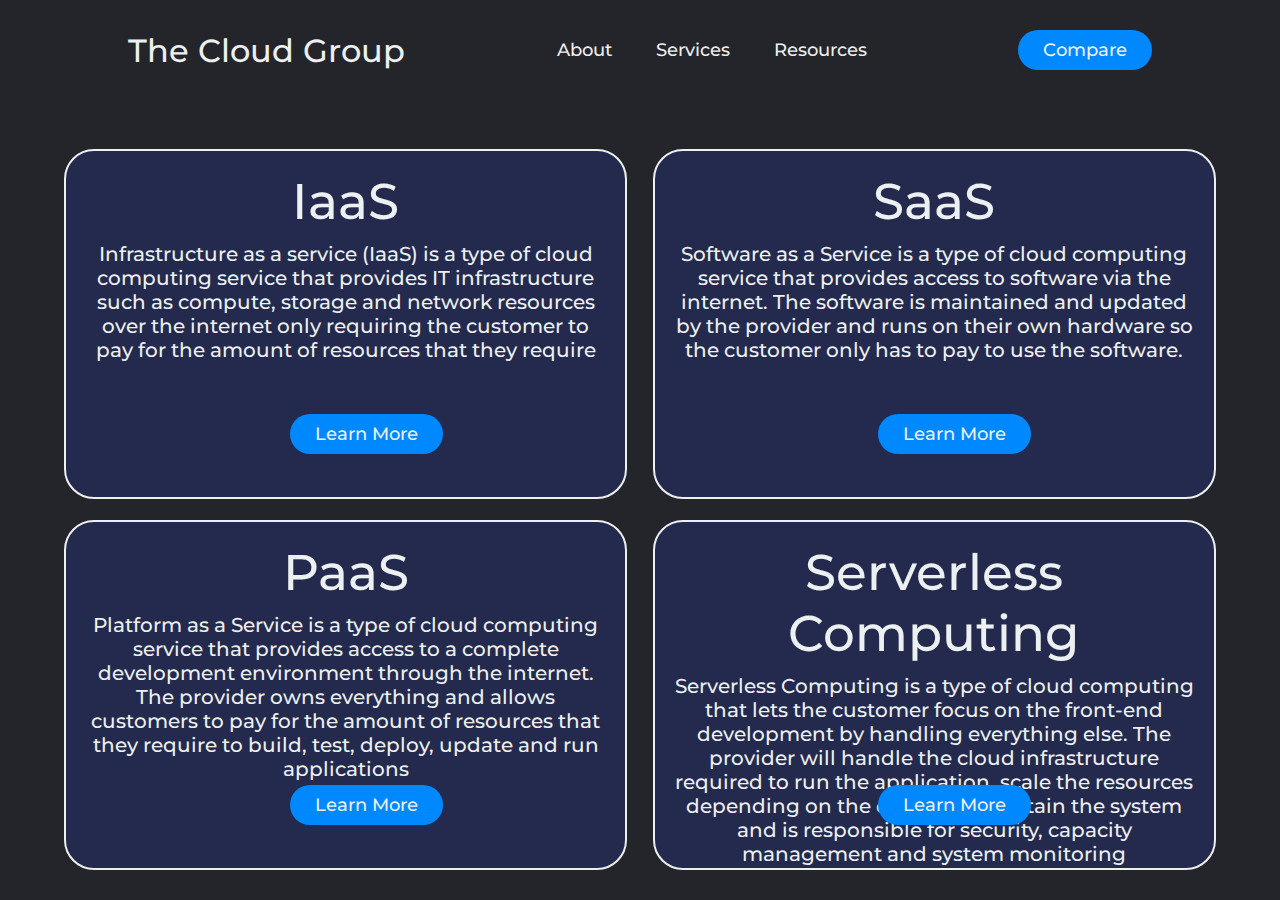
<file: services.html>
<!DOCTYPE html>
<html lang="en">
    <head>
        <meta charset="UTF-8">
        <meta http-equiv="X-UA-Compatible" content="IE=edge">
        <meta name="viewport" content="width=device-width, initial-scale=1.0">
        <title>The Cloud Group - Services</title>
        <link rel="stylesheet" href="/css/style.css">
        <link rel="stylesheet" href="/css/services.css">
    </head>
    <body class="home">
        <header>
            <a href="/home.html"><h1>The Cloud Group</h1></a>
            <nav>
                <ul class="nav_links">
                    <li><a href="/about.html">About</a></li>
                    <li><a href="/services.html">Services</a>
                        <div>
                            <a href="/IaaS.html">IasS - Infrastructure</a>
                            <a href="/SaaS.html">SasS - Software</a>
                            <a href="/PaaS.html">PasS - Platform</a>
                            <a href="/serverless-computing.html">Serverless Computing</a>
                        <div>
                    </li>
                    <li><a href="/resources.html">Resources</a></li>
                </ul>
            </nav>
            <a href="/compare.html" class="cta"><button>Compare</button></a>
        </header>
        <main class="Type-Grid">
            <div class="IaaS Container">
                <h1>IaaS</h1>
                <p>Infrastructure as a service (IaaS) is a type of cloud computing service that provides IT infrastructure such as compute, storage and network resources over the internet only requiring the customer to pay for the amount of resources that they require</p>
                <div class="morebutton">
                    <a href="/IaaS.html">Learn More</a>
                </div>
            </div>
            <div class="SaaS Container">
                <h1>SaaS</h1>
                <p>Software as a Service is a type of cloud computing service that provides access to software via the internet. The software is maintained and updated by the provider and runs on their own hardware so the customer only has to pay to use the software.</p>
                <div class="morebutton">
                    <a href="/SaaS.html">Learn More</a>
                </div>
            </div>
            <div class="PaaS Container">
                <h1>PaaS</h1>
                <p>Platform as a Service is a type of cloud computing service that provides access to a complete development environment through the internet. The provider owns everything and allows customers to pay for the amount of resources that they require to build, test, deploy, update and run applications</p>
                <div class="morebutton">
                    <a href="/PaaS.html">Learn More</a>
                </div>
            </div>
            <div class="Serverless Container">
                <h1>Serverless Computing</h1>
                <p>Serverless Computing is a type of cloud computing that lets the customer focus on the front-end development by handling everything else. The provider will handle the cloud infrastructure required to run the application, scale the resources depending on the demand, maintain the system and is responsible for security, capacity management and system monitoring </p>
                <div class="morebutton">
                    <a href="/serverless-computing.html">Learn More</a>
                </div>
            </div>
        </main>
    </body>
</html>
</file>
<file: css/style.css>
@import url('https://fonts.googleapis.com/css2?family=Montserrat:wght@500&display=swap');

* {
    box-sizing: border-box;
    margin: 0;
    padding: 0;
    background-color: #24252A;
}

li, a, button, h1, h2, h3, p {
    font-family: 'Montserrat', sans-serif;
    font-weight: 500;
    font-size: 18px;
    color: #edf0f1;
    text-decoration: none;
}

header {
    display: flex;
    justify-content: space-between;
    align-items: center;
    padding: 30px 10%;
}

header h1 {
    font-size: 32px;
}

.logo {
    cursor: pointer;
}

.nav_links {
    list-style: none;
}

.nav_links li {
    display: inline-block;
    padding: 0 20px;
}

.nav_links li a {
    transition: all 0.3s ease 0s;
}

.nav_links li a:hover {
    color: #0088A9;
}

button {
    padding: 9px 25px;
    background-color: rgba(0, 136, 1689, 1);
    border: none;
    border-radius: 50px;
    cursor: pointer;
    transition: all 0.3s ease 0s;
}

button:hover {
    background-color: rgba(0, 136, 1689, 0.8);
}

header {
    position: sticky;
    top: 0;
    z-index: 10;
}
/*  dropdown */

.nav_links li div {
    display: none;
    margin: 0;
    padding: 0;
    list-style: none;
    position: absolute;
    left: 48%;
    width: 250px;
}

.nav_links li:hover div {
    display: block;
}

.nav_links li div a {
    float: none;
    display: block;
    padding: 12px 5px 12px 15px;
}

/* Main */

.home {
    overflow: hidden;
}

.Top img {
    min-width: 1000px;
    width: 100%;
    height: auto;

}

/* .Top h1 {
    position: absolute;
    top: 200px;
    left: 50%;
    transform: translate(-50%, 50%);
    background: none;

    font-family: 'Montserrat', sans-serif;
    font-weight: 500;
    font-size: 3em;
    color: #edf0f1;
    text-decoration: none;
} */

.Top {
    display: grid;

}

/* .Learn {
    position: absolute;
    bottom: 200px;
    left: 50%;
    transform: translate(-50%, 50%);

    font-size: 1.2rem;
    transition: none;
} */

/* test */

.Home-Grid {
    display: grid;
    gap: none;
    grid-template-columns: auto auto auto;
    grid-template-rows: 20% 40% 10% 30%;
}

.Home-Grid img{
    grid-row: 1/4;
    grid-column: 1/4;
}

.Home-Grid h1 {
    grid-row: 1;
    grid-column: 2;
    background: none;

    font-family: 'Montserrat', sans-serif;
    font-weight: 500;
    font-size: 3em;
    color: #edf0f1;
    text-decoration: none;

    display: flex;
    align-items: center;
    justify-content: center;
}

.Home-Grid a {
    grid-row: 3;
    grid-column: 2;
    background: none;

    display: flex;
    align-items: center;
    justify-content: center;
}

.Learn {
    font-size: 1.2rem;
    transition: none;
    
}
</file>
<file: css/about.css>
html, body, main {
    height: 100%;
}

main {
    display: grid;
    grid-template-columns: 1fr 1fr;
    grid-template-rows: 1fr 1fr 1fr 0.75fr;
    gap: 10px;
    margin: 0 10px 10px 10px;
}

main div {
    border: 1px solid #edf0f1;
    border-radius: 30px;
    padding: 10px;
}

div h1 {
    font-size: 24px;
    padding-left: 10px;
}

ul {
    padding-top: 5px;
    padding-left: 15px
}

img {
    object-fit: contain;
    width: 100%;
    height: 100%;
    background-color: transparent;
}

.what {
    grid-column: 1;
    grid-row: 1;

    border: none;
}

.what p {
    padding-top: 10px;
}

.what h1 {
    padding-left: 0px;
}

.image {
    grid-column: 2;
    grid-row: 1/3;
    background-color: #FFFFFF;
}

.clouds {
    grid-column: 1;
    grid-row: 2;
}

.pros {
    grid-column: 1;
    grid-row: 3;
}

.cons {
    grid-column: 2;
    grid-row: 3;
}

.services {
    grid-column: 1/3;
    grid-row: 4;

    max-height: 90px;
}

.services div {
    display: flex;
    justify-content: space-between;

    border: none;
}

a:hover {
    color: #0088A9;
}
</file>
<file: css/compare.css>
@import url('https://fonts.googleapis.com/css2?family=Montserrat:wght@500&display=swap');

table {
    border-collapse: collapse;
    /* margin: 20px 10px 20px 10px; */
}

th {
    font-family: 'Montserrat', sans-serif;
    font-weight: 500;
    font-size: 18px;
    color: #0088A9;
    text-decoration: none;
    padding: 5px 10px 5px 10px;
}

th, td {
    border-bottom: 1px solid #edf0f1;
    padding: 5px 10px 5px 10px;
}

td {
    text-align: center;
    
    font-family: 'Montserrat', sans-serif;
    font-weight: 500;
    font-size: 18px;
    color: #edf0f1;
    text-decoration: none;
    border-right: 1px solid #edf0f1;;
}

td:first-child {
    border-left: 1px solid #edf0f1;
}

.table h1,
.table a {
    padding: 10px 0px 10px 0px;
    font-size: 12px;
}

.table a:hover,
.container p a {
    color: #0088A9;
}


main {
    display: grid;
    grid-template-columns: 1fr 1fr 1fr 1fr;
    gap: 10px;

    margin: 10px;
}

.table {
    grid-row: 1;
    grid-column: 1/5;
}

.aws-logo {
    grid-row: 2;
    grid-column: 1;
}

.azure-logo {
    grid-row: 2;
    grid-column: 2;
}

.gcp-logo {
    grid-row: 2;
    grid-column: 3;
}

.ibm-logo {
    grid-row: 2;
    grid-column: 4;
}


.aws {
    grid-row: 3;
    grid-column: 1;
}

.azure {
    grid-row: 3;
    grid-column: 2;
}

.gcp {
    grid-row: 3;
    grid-column: 3;
}

.ibm {
    grid-row: 3;
    grid-column: 4;
}

.image {
    display: flex;
    justify-content: center;
}

.image img {
    max-width: 90%;
    object-fit: contain;
}

.container,
.container p {
    padding-top: 10px;
}
</file>
<file: css/Service-Style.css>
body, html {
    height: 100%;
}

/* The hero image */
.iaas-image {
    /* Use "linear-gradient" to add a darken background effect to the image (photographer.jpg). This will make the text easier to read */
    background-image: linear-gradient(rgba(0, 0, 0, 0.5), rgba(0, 0, 0, 0.5)), url("/images/Servers.webp");
  
    /* Set a specific height */
    height: 20%;
  
    /* Position and center the image to scale nicely on all screens */
    background-position: center;
    background-repeat: no-repeat;
    background-size: cover;
    position: relative;
  }
  
  /* Place text in the middle of the image */
  .image-text {
    text-align: center;
    position: absolute;
    top: 50%;
    left: 50%;
    transform: translate(-50%, -50%);
    color: white;
    background-color: transparent;
  }

  .image-text h1 {
    background: transparent;
    font-family: 'Montserrat', sans-serif;
    font-weight: 500;
    font-size: 50px;
    color: #edf0f1;
    text-decoration: none;
  }


main {
  margin-top: 10px;
  display: grid;
  grid-template-columns: 2% 1fr 1fr 1fr 2%;
  grid-template-rows: auto;
  gap: 2% 2%
}

.what {
  grid-row: 1;
  grid-column: 2/5;

  min-height: 200px;
  border: 2px solid #edf0f1;
}

.pros {
  grid-row: 2;
  grid-column: 2;

  border: 2px solid #edf0f1;
  border-radius: 20px;

  min-height: 400px;
}

.cons {
  grid-row: 2;
  grid-column: 3;

  border: 2px solid #edf0f1;
  border-radius: 20px;

  min-height: 400px
}

.uses {
  grid-row: 2;
  grid-column: 4;

  border: 2px solid #edf0f1;
  border-radius: 20px;

  min-height: 400px
}

main div h1, 
main div p,
main div ul {
  padding: 10px 10px 0 10px;
  background: none;
}

main div ul li {
  margin-left: 20px;
  padding-top: 10px;
}

main div h1 {
  text-align: center;
  font-size: 25px;
}

.what p {
  text-align: center;
}

.main {
  overflow: scroll;
}
</file>
<file: css/resources.css>
body, html {
    height: 100%;
}
/* The hero image */
.resource-image {
    /* Use "linear-gradient" to add a darken background effect to the image (photographer.jpg). This will make the text easier to read */
    background-image: linear-gradient(rgba(0, 0, 0, 0.5), rgba(0, 0, 0, 0.5)), url("/images/resources.jpg");
  
    /* Set a specific height */
    height: 20%;
  
    /* Position and center the image to scale nicely on all screens */
    background-position: center;
    background-repeat: no-repeat;
    background-size: cover;
    position: relative;
  }
  
  /* Place text in the middle of the image */
  .image-text {
    text-align: center;
    position: absolute;
    top: 50%;
    left: 50%;
    transform: translate(-50%, -50%);
    color: white;
    background-color: transparent;
  }

  .image-text h1 {
    background: transparent;
    font-family: 'Montserrat', sans-serif;
    font-weight: 500;
    font-size: 50px;
    color: #edf0f1;
    text-decoration: none;
  }
  .image-text h2 {
    background: transparent;
    font-family: 'Montserrat', sans-serif;
    font-weight: 500;
    font-size: 20px;
    color: #edf0f1;
    text-decoration: none;
  }

main {
    margin: 10px 10px 0 10px;
    display: grid;
    gap: 10px;
    grid-template-columns: 1fr 1fr 0.5fr;
    grid-template-rows: 1fr 1fr;
    height: 100%;
}

.Explained {
    border: 2px solid #edf0f1;
    z-index: 1;
}

.Explained iframe {
    display: block;
    margin: 0 auto;
    width: 100%;
    height: 100%;
    overflow: hidden;
}

div ul li{
    margin-left: 25px;
    padding-top: 10px;
}

.Cloud {
    grid-row: 1;
    grid-column: 1;
}

.Services {
    grid-row: 1;
    grid-column: 2;
}

.Serverless-video {
    grid-row: 2;
    grid-column: 1;
}

.Definitions {
    grid-row: 1/3;
}

h1 {
    text-align: center;
    background: transparent;
    font-family: 'Montserrat', sans-serif;
    font-weight: 500;
    font-size: 32px;
    color: #edf0f1;
    text-decoration: none;
}

.TQ {
    grid-row: 2;
    grid-column: 2;
}
.Links {
    padding-top: 30px
}
.Definitions a {
    padding-top: 10px;
}
.Definitions a:hover {
    color: #0088A9;
}
</file>
<file: css/services.css>
@import url('https://fonts.googleapis.com/css2?family=Montserrat:wght@500&display=swap');

.Type-Grid {
    display: grid;
    grid-template-columns: 5% 44% 2% 44% 5%;
    grid-template-rows: 2% 48% 48% 2%;
    row-gap: 5%;
}

.IaaS {
    grid-column: 2;
    grid-row: 2;
}

.SaaS {
    grid-column: 4;
    grid-row: 2;
}

.PaaS {
    grid-column: 2;
    grid-row: 3;
}

.Serverless {
    grid-column: 4;
    grid-row: 3;
}

.Container {
    position: relative;
    display: block;
    background-color: #232a4d;
    min-width: 300px;
    min-height: 350px;
    border: 2px solid #edf0f1;
    border-radius: 30px;
}

.Container h1,
.Container p {
    display: flex;
    justify-content: center;
    text-align: center;
    background-color: transparent;
}

.Container h1 {
    font-family: 'Montserrat', sans-serif;
    font-weight: 500;
    font-size: 50px;
    color: #edf0f1;
    text-decoration: none;
    padding-top: 20px;
}

.Container p {
    font-family: 'Montserrat', sans-serif;
    font-weight: 500;
    font-size: 20px;
    color: #edf0f1;
    text-decoration: none;
    padding: 10px 20px 0px 20px;
}

.morebutton {
    position: absolute;
    bottom: 15%;
    left: 40%;
    background-color: transparent;
}

.Container a {
    padding: 9px 25px;
    background-color: rgba(0, 136, 1689, 1);
    border: none;
    border-radius: 50px;
    cursor: pointer;
    transition: all 0.3s ease 0s;
}

.Container a:hover {
    background-color: rgba(0, 136, 1689, 0.8);
}
</file>
